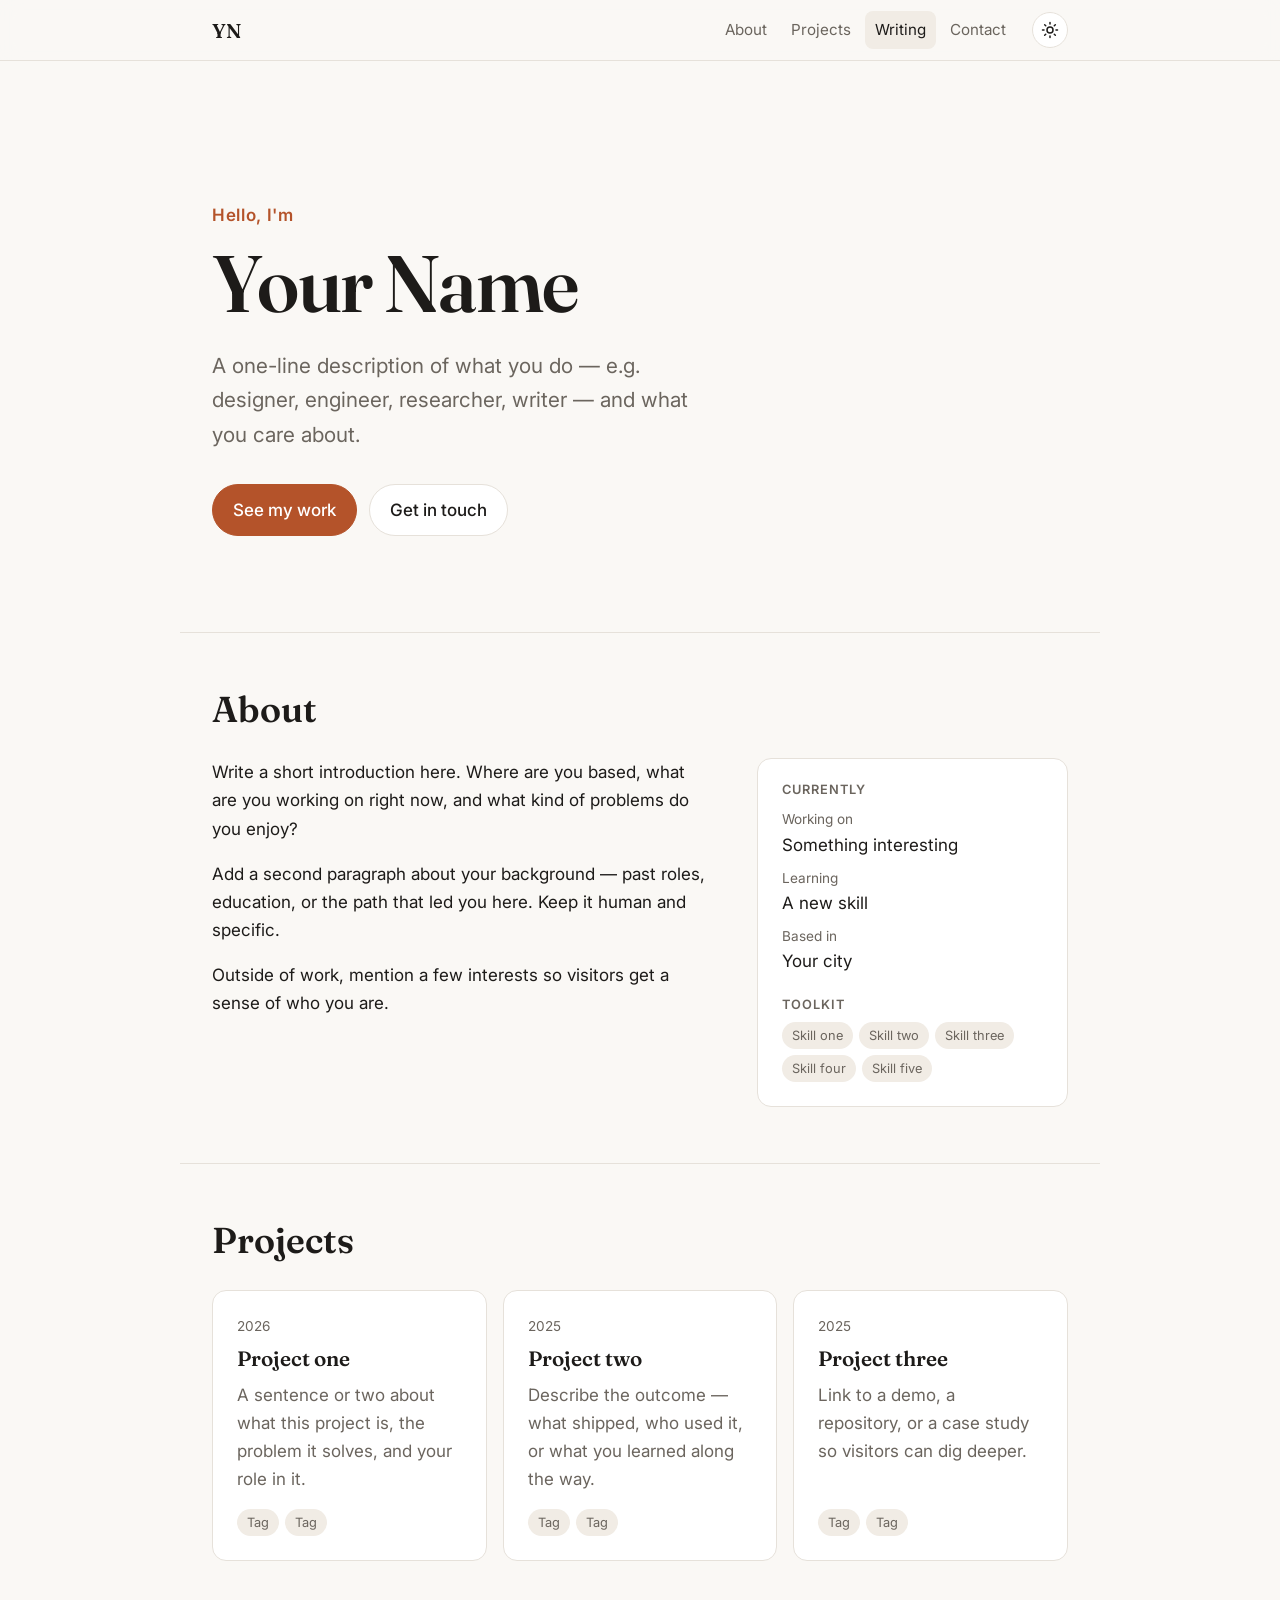
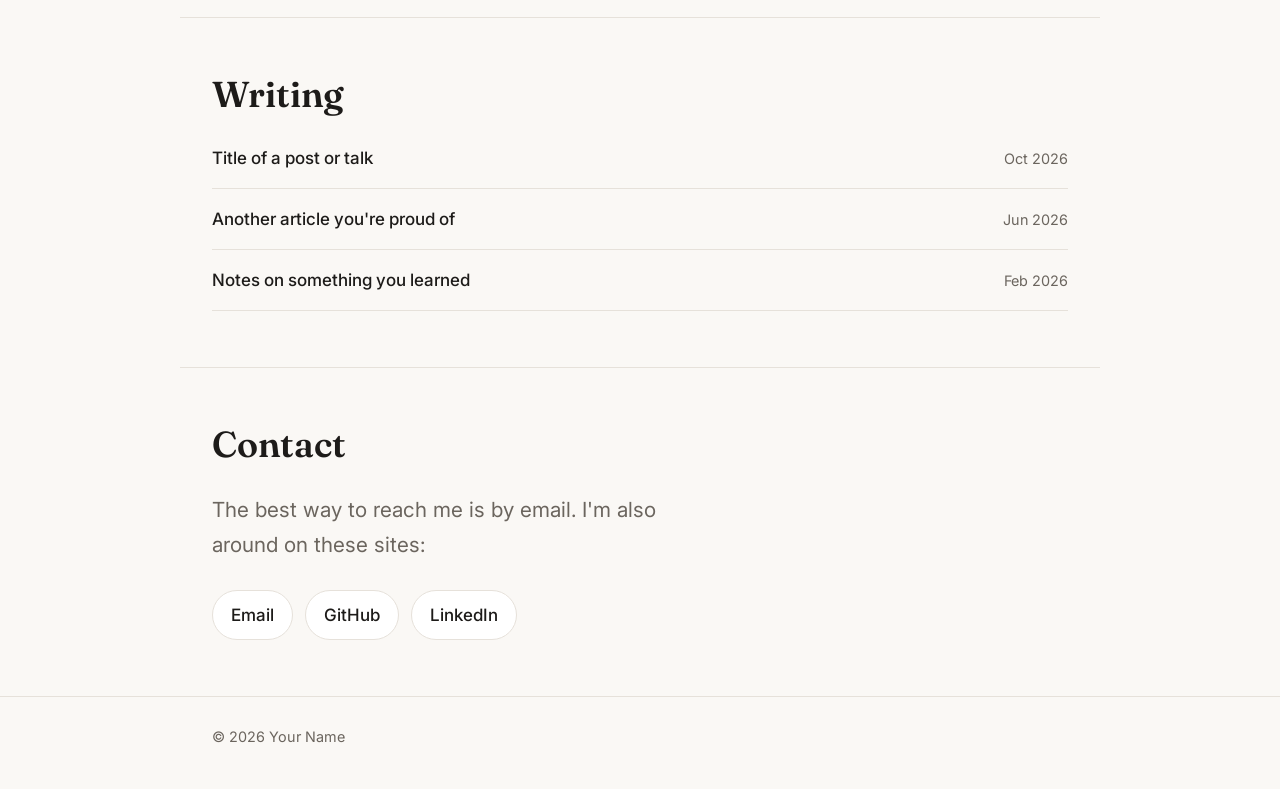
<file: index.html>
<!doctype html>
<html lang="en">
<head>
  <meta charset="utf-8">
  <meta name="viewport" content="width=device-width, initial-scale=1">
  <title>Your Name</title>
  <meta name="description" content="Personal website of Your Name — projects, writing, and ways to get in touch.">
  <link rel="icon" href="assets/favicon.svg" type="image/svg+xml">
  <link rel="preconnect" href="https://fonts.googleapis.com">
  <link rel="preconnect" href="https://fonts.gstatic.com" crossorigin>
  <link href="https://fonts.googleapis.com/css2?family=Fraunces:opsz,wght@9..144,400;9..144,600&family=Inter:wght@400;500;600&display=swap" rel="stylesheet">
  <link rel="stylesheet" href="assets/style.css">
  <script>
    try { var t = localStorage.getItem('theme'); if (t) document.documentElement.dataset.theme = t; } catch (e) {}
  </script>
</head>
<body>
  <a class="skip" href="#main">Skip to content</a>

  <header class="site-header">
    <div class="wrap header-inner">
      <a class="logo" href="#top" aria-label="Home">YN</a>
      <nav aria-label="Primary">
        <ul class="nav">
          <li><a href="#about">About</a></li>
          <li><a href="#projects">Projects</a></li>
          <li><a href="#writing">Writing</a></li>
          <li><a href="#contact">Contact</a></li>
        </ul>
      </nav>
      <button class="theme-toggle" type="button" aria-label="Toggle dark mode">
        <svg class="icon-sun" viewBox="0 0 24 24" aria-hidden="true"><circle cx="12" cy="12" r="4"/><path d="M12 2v2M12 20v2M4.9 4.9l1.4 1.4M17.7 17.7l1.4 1.4M2 12h2M20 12h2M4.9 19.1l1.4-1.4M17.7 6.3l1.4-1.4"/></svg>
        <svg class="icon-moon" viewBox="0 0 24 24" aria-hidden="true"><path d="M21 12.8A9 9 0 1 1 11.2 3a7 7 0 0 0 9.8 9.8z"/></svg>
      </button>
    </div>
  </header>

  <main id="main">
    <!-- HERO -->
    <section class="hero wrap" id="top">
      <p class="eyebrow">Hello, I'm</p>
      <h1>Your Name</h1>
      <p class="lede">A one-line description of what you do — e.g. designer, engineer, researcher, writer — and what you care about.</p>
      <div class="cta">
        <a class="btn btn-primary" href="#projects">See my work</a>
        <a class="btn" href="#contact">Get in touch</a>
      </div>
    </section>

    <!-- ABOUT -->
    <section class="section wrap" id="about">
      <h2>About</h2>
      <div class="about-grid">
        <div class="prose">
          <p>Write a short introduction here. Where are you based, what are you working on right now, and what kind of problems do you enjoy?</p>
          <p>Add a second paragraph about your background — past roles, education, or the path that led you here. Keep it human and specific.</p>
          <p>Outside of work, mention a few interests so visitors get a sense of who you are.</p>
        </div>
        <aside class="facts">
          <h3>Currently</h3>
          <ul>
            <li><span>Working on</span> Something interesting</li>
            <li><span>Learning</span> A new skill</li>
            <li><span>Based in</span> Your city</li>
          </ul>
          <h3>Toolkit</h3>
          <ul class="tags">
            <li>Skill one</li><li>Skill two</li><li>Skill three</li><li>Skill four</li><li>Skill five</li>
          </ul>
        </aside>
      </div>
    </section>

    <!-- PROJECTS -->
    <section class="section wrap" id="projects">
      <h2>Projects</h2>
      <div class="cards">
        <article class="card">
          <p class="card-meta">2026</p>
          <h3><a href="#">Project one</a></h3>
          <p>A sentence or two about what this project is, the problem it solves, and your role in it.</p>
          <ul class="tags"><li>Tag</li><li>Tag</li></ul>
        </article>
        <article class="card">
          <p class="card-meta">2025</p>
          <h3><a href="#">Project two</a></h3>
          <p>Describe the outcome — what shipped, who used it, or what you learned along the way.</p>
          <ul class="tags"><li>Tag</li><li>Tag</li></ul>
        </article>
        <article class="card">
          <p class="card-meta">2025</p>
          <h3><a href="#">Project three</a></h3>
          <p>Link to a demo, a repository, or a case study so visitors can dig deeper.</p>
          <ul class="tags"><li>Tag</li><li>Tag</li></ul>
        </article>
      </div>
    </section>

    <!-- WRITING -->
    <section class="section wrap" id="writing">
      <h2>Writing</h2>
      <ul class="posts">
        <li><a href="#"><span class="post-title">Title of a post or talk</span><time datetime="2026-10-01">Oct 2026</time></a></li>
        <li><a href="#"><span class="post-title">Another article you're proud of</span><time datetime="2026-06-01">Jun 2026</time></a></li>
        <li><a href="#"><span class="post-title">Notes on something you learned</span><time datetime="2026-02-01">Feb 2026</time></a></li>
      </ul>
    </section>

    <!-- CONTACT -->
    <section class="section wrap contact" id="contact">
      <h2>Contact</h2>
      <p class="lede">The best way to reach me is by email. I'm also around on these sites:</p>
      <ul class="links">
        <li><a href="mailto:hello@example.com">Email</a></li>
        <li><a href="https://github.com/">GitHub</a></li>
        <li><a href="https://www.linkedin.com/">LinkedIn</a></li>
      </ul>
    </section>
  </main>

  <footer class="site-footer">
    <div class="wrap">
      <p>&copy; <span id="year">2026</span> Your Name</p>
    </div>
  </footer>

  <script src="assets/main.js"></script>
</body>
</html>
</file>
<file: assets/style.css>
:root {
  --bg: #faf8f5;
  --surface: #ffffff;
  --text: #1d1b19;
  --muted: #6b655e;
  --border: #e6e1da;
  --accent: #b4532a;
  --accent-ink: #ffffff;
  --tag-bg: #f1ece5;
  --radius: 14px;
  --serif: "Fraunces", Georgia, serif;
  --sans: "Inter", system-ui, -apple-system, "Segoe UI", sans-serif;
  color-scheme: light;
}
@media (prefers-color-scheme: dark) {
  :root:not([data-theme="light"]) {
    --bg: #151412; --surface: #1e1c1a; --text: #ece8e3; --muted: #a39c93;
    --border: #2f2c28; --accent: #e8875c; --accent-ink: #1a1007; --tag-bg: #2a2724;
    color-scheme: dark;
  }
}
:root[data-theme="dark"] {
  --bg: #151412; --surface: #1e1c1a; --text: #ece8e3; --muted: #a39c93;
  --border: #2f2c28; --accent: #e8875c; --accent-ink: #1a1007; --tag-bg: #2a2724;
  color-scheme: dark;
}

*, *::before, *::after { box-sizing: border-box; }
html { scroll-behavior: smooth; scroll-padding-top: 80px; }
@media (prefers-reduced-motion: reduce) { html { scroll-behavior: auto; } }
body {
  margin: 0; background: var(--bg); color: var(--text);
  font: 400 1.0625rem/1.65 var(--sans);
  -webkit-font-smoothing: antialiased;
}
a { color: inherit; text-decoration-color: var(--accent); text-underline-offset: 3px; }
a:hover { color: var(--accent); }
:focus-visible { outline: 2px solid var(--accent); outline-offset: 3px; border-radius: 4px; }
h1, h2, h3 { font-family: var(--serif); font-weight: 600; line-height: 1.15; margin: 0; }

.wrap { width: 100%; max-width: 920px; margin: 0 auto; padding: 0 16px; }
@media (min-width: 640px) { .wrap { padding: 0 32px; } }

.skip { position: absolute; left: -9999px; }
.skip:focus { left: 16px; top: 16px; background: var(--surface); padding: 8px 12px; z-index: 10; }

/* Header */
.site-header {
  position: sticky; top: 0; z-index: 5;
  background: color-mix(in srgb, var(--bg) 85%, transparent);
  backdrop-filter: blur(10px); border-bottom: 1px solid var(--border);
}
.header-inner { display: flex; align-items: center; gap: 16px; height: 60px; }
.logo { font-family: var(--serif); font-weight: 600; font-size: 1.25rem; text-decoration: none; }
nav { margin-left: auto; overflow-x: auto; }
.nav { display: flex; gap: 4px; list-style: none; margin: 0; padding: 0; }
.nav a { display: block; padding: 6px 10px; border-radius: 8px; text-decoration: none; color: var(--muted); font-size: .95rem; white-space: nowrap; }
.nav a:hover, .nav a.active { color: var(--text); background: var(--tag-bg); }
@media (max-width: 520px) { .nav a { padding: 6px 6px; font-size: .875rem; } }

.theme-toggle {
  flex: none; width: 36px; height: 36px; display: grid; place-items: center;
  border: 1px solid var(--border); border-radius: 50%; background: var(--surface);
  color: var(--text); cursor: pointer;
}
.theme-toggle svg { width: 18px; height: 18px; fill: none; stroke: currentColor; stroke-width: 2; stroke-linecap: round; }
.icon-moon { display: none; }
[data-theme-effective="dark"] .icon-sun { display: none; }
[data-theme-effective="dark"] .icon-moon { display: block; }

/* Hero */
.hero { padding-top: clamp(64px, 14vw, 140px); padding-bottom: clamp(48px, 10vw, 96px); }
.eyebrow { color: var(--accent); font-weight: 600; letter-spacing: .04em; margin: 0 0 8px; }
.hero h1 { font-size: clamp(2.75rem, 9vw, 5rem); letter-spacing: -.02em; }
.lede { color: var(--muted); font-size: clamp(1.1rem, 2.4vw, 1.3rem); max-width: 38ch; margin: 20px 0 0; }
.cta { display: flex; flex-wrap: wrap; gap: 12px; margin-top: 32px; }
.btn {
  display: inline-block; padding: 11px 20px; border-radius: 999px; font-weight: 500;
  border: 1px solid var(--border); background: var(--surface); text-decoration: none;
  transition: transform .15s ease, border-color .15s ease;
}
.btn:hover { transform: translateY(-1px); border-color: var(--accent); color: var(--text); }
.btn-primary { background: var(--accent); border-color: var(--accent); color: var(--accent-ink); }
.btn-primary:hover { color: var(--accent-ink); }

/* Sections */
.section { padding-top: 56px; padding-bottom: 56px; border-top: 1px solid var(--border); }
.section h2 { font-size: clamp(1.75rem, 4vw, 2.25rem); margin-bottom: 28px; }

.about-grid { display: grid; gap: 32px; }
@media (min-width: 760px) { .about-grid { grid-template-columns: 1.6fr 1fr; gap: 48px; } }
.prose p { margin: 0 0 1em; }
.facts { background: var(--surface); border: 1px solid var(--border); border-radius: var(--radius); padding: 24px; align-self: start; }
.facts h3 { font-family: var(--sans); font-size: .8rem; text-transform: uppercase; letter-spacing: .08em; color: var(--muted); margin-bottom: 10px; }
.facts h3 + ul { margin-bottom: 22px; }
.facts ul:last-child { margin-bottom: 0; }
.facts ul:not(.tags) { list-style: none; padding: 0; margin-top: 0; }
.facts li span { display: block; font-size: .85rem; color: var(--muted); }
.facts ul:not(.tags) li + li { margin-top: 8px; }

.tags { display: flex; flex-wrap: wrap; gap: 6px; list-style: none; padding: 0; margin: 0; }
.tags li { font-size: .8rem; padding: 3px 10px; border-radius: 999px; background: var(--tag-bg); color: var(--muted); }

.cards { display: grid; gap: 16px; }
@media (min-width: 640px) { .cards { grid-template-columns: repeat(auto-fill, minmax(250px, 1fr)); } }
.card {
  background: var(--surface); border: 1px solid var(--border); border-radius: var(--radius);
  padding: 24px; display: flex; flex-direction: column; gap: 10px;
  transition: border-color .15s ease, transform .15s ease;
}
.card:hover { border-color: var(--accent); transform: translateY(-2px); }
.card h3 { font-size: 1.3rem; }
.card h3 a { text-decoration: none; }
.card p { margin: 0; color: var(--muted); }
.card .tags { margin-top: auto; padding-top: 6px; }
.card-meta { font-size: .85rem; }

.posts { list-style: none; padding: 0; margin: 0; }
.posts a {
  display: flex; justify-content: space-between; align-items: baseline; gap: 16px;
  padding: 16px 0; border-bottom: 1px solid var(--border); text-decoration: none;
}
.posts li:first-child a { padding-top: 0; }
.post-title { font-weight: 500; }
.posts time { color: var(--muted); font-size: .9rem; white-space: nowrap; }

.links { display: flex; flex-wrap: wrap; gap: 12px; list-style: none; padding: 0; margin: 28px 0 0; }
.links a {
  display: inline-block; padding: 10px 18px; border: 1px solid var(--border);
  border-radius: 999px; background: var(--surface); text-decoration: none; font-weight: 500;
}
.links a:hover { border-color: var(--accent); }

.site-footer { border-top: 1px solid var(--border); padding: 28px 0 40px; color: var(--muted); font-size: .9rem; }
.site-footer p { margin: 0; }

/* Reveal on scroll */
.js .reveal { opacity: 0; transform: translateY(12px); transition: opacity .6s ease, transform .6s ease; }
.js .reveal.in { opacity: 1; transform: none; }
@media (prefers-reduced-motion: reduce) { .js .reveal { opacity: 1; transform: none; transition: none; } }
</file>
